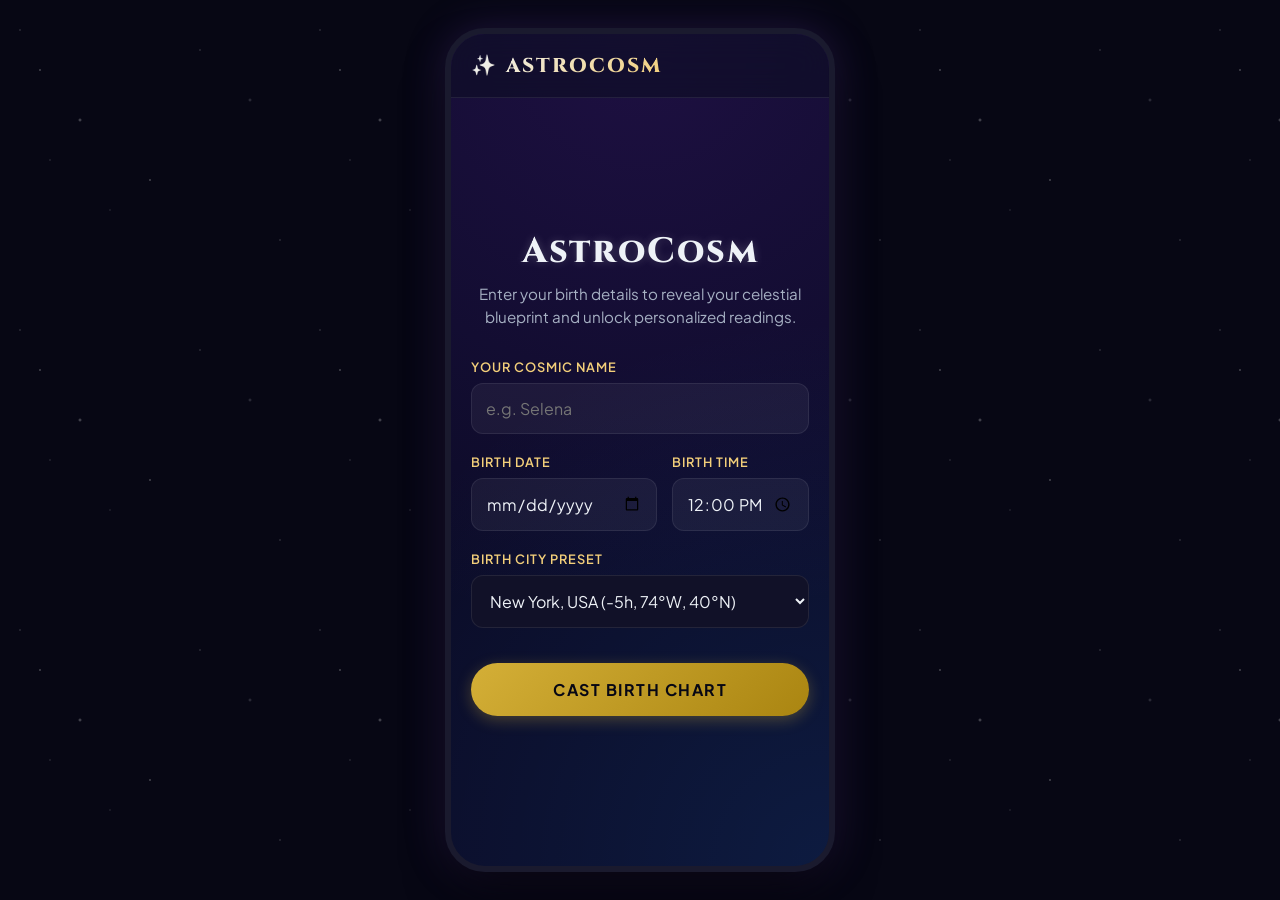
<file: Astrology and AI app/index.html>
<!DOCTYPE html>
<html lang="en">
<head>
  <meta charset="UTF-8">
  <meta name="viewport" content="width=device-width, initial-scale=1.0, maximum-scale=1.0, user-scalable=no">
  <title>AstroCosm — Enter Your Birth Details</title>
  <link rel="stylesheet" href="css/variables.css">
  <link rel="stylesheet" href="css/styles.css">
  <link rel="stylesheet" href="css/components.css">
</head>
<body>

  <div class="phone-container">

    <header class="app-header">
      <div class="app-logo">
        <span>✨</span> ASTROCOSM
      </div>
    </header>

    <main class="app-content" id="main-content-scroll">
      <section class="app-view onboarding-screen active">
        <div class="cosmic-title">AstroCosm</div>
        <div class="cosmic-subtitle">Enter your birth details to reveal your celestial blueprint and unlock personalized readings.</div>

        <form id="onboarding-form" style="width: 100%;">
          <div class="form-group">
            <label for="ob-name">Your Cosmic Name</label>
            <input type="text" id="ob-name" class="cosmic-input" placeholder="e.g. Selena" required>
          </div>

          <div class="row-group">
            <div class="form-group" style="flex: 2;">
              <label for="ob-date">Birth Date</label>
              <input type="date" id="ob-date" class="cosmic-input" required>
            </div>
            <div class="form-group" style="flex: 1;">
              <label for="ob-time">Birth Time</label>
              <input type="time" id="ob-time" class="cosmic-input" value="12:00" required>
            </div>
          </div>

          <div class="form-group">
            <label for="ob-city">Birth City Preset</label>
            <select id="ob-city" class="cosmic-input" style="background: #111128;">
              <option value="custom">-- Custom Coordinates --</option>
              <option value="newyork" selected>New York, USA (-5h, 74°W, 40°N)</option>
              <option value="london">London, UK (0h, 0°W, 51°N)</option>
              <option value="tokyo">Tokyo, Japan (+9h, 139°E, 35°N)</option>
              <option value="mumbai">Mumbai, India (+5.5h, 72°E, 19°N)</option>
              <option value="sydney">Sydney, Australia (+10h, 151°E, 33°S)</option>
            </select>
          </div>

          <div class="row-group" id="custom-coords-row" style="display: none;">
            <div class="form-group">
              <label for="ob-lon">Longitude (deg)</label>
              <input type="number" step="any" id="ob-lon" class="cosmic-input" value="-74.0">
            </div>
            <div class="form-group">
              <label for="ob-lat">Latitude (deg)</label>
              <input type="number" step="any" id="ob-lat" class="cosmic-input" value="40.7">
            </div>
            <div class="form-group">
              <label for="ob-tz">Timezone (GMT Offset)</label>
              <input type="number" step="any" id="ob-tz" class="cosmic-input" value="-5">
            </div>
          </div>

          <button type="submit" class="cosmic-button">Cast Birth Chart</button>
        </form>
      </section>
    </main>

    <!-- No navbar on onboarding -->

  </div>

  <script src="js/astrology.js"></script>
  <script src="js/data.js"></script>
  <script src="js/onboarding.js"></script>
</body>
</html>
</file>
<file: Astrology and AI app/css/variables.css>
@import url('https://fonts.googleapis.com/css2?family=Cinzel:wght@400;600;800&family=Plus+Jakarta+Sans:wght@300;400;500;600;700&display=swap');

:root {
  /* Color Palette */
  --bg-cosmic-dark: #070714;
  --bg-cosmic-deep: #0b0b26;
  --bg-cosmic-nebula: radial-gradient(circle at 50% 0%, rgba(138, 43, 226, 0.15) 0%, rgba(0, 0, 50, 0) 70%),
                        radial-gradient(circle at 100% 100%, rgba(30, 144, 255, 0.12) 0%, rgba(0, 0, 0, 0) 60%);
  
  --color-gold-glow: #f3cf7a;
  --color-gold: #d4af37;
  --color-gold-dark: #aa8511;
  --color-nebula-purple: #9c27b0;
  --color-nebula-violet: #673ab7;
  --color-nebula-pink: #e91e63;
  --color-starlight: #eef2f7;
  --color-starlight-dim: #a6b0c3;
  --color-cosmic-cyan: #00bcd4;
  
  /* Glassmorphism Styles */
  --glass-bg: rgba(15, 15, 38, 0.65);
  --glass-border: rgba(255, 255, 255, 0.08);
  --glass-border-glow: rgba(212, 175, 55, 0.25);
  --glass-shadow: 0 8px 32px 0 rgba(0, 0, 0, 0.37);
  --glass-blur: blur(16px);
  
  /* Fonts */
  --font-display: 'Cinzel', serif;
  --font-body: 'Plus Jakarta Sans', sans-serif;
  
  /* Layout Dimensions */
  --phone-width: 390px;
  --phone-height: 844px;
  --header-height: 64px;
  --nav-height: 72px;
  
  /* Transitions */
  --transition-smooth: all 0.35s cubic-bezier(0.25, 0.8, 0.25, 1);
  --transition-fast: all 0.15s ease;
}
</file>
<file: Astrology and AI app/css/styles.css>
* {
  box-sizing: border-box;
  margin: 0;
  padding: 0;
  -webkit-tap-highlight-color: transparent;
}

body {
  background: var(--bg-cosmic-dark);
  font-family: var(--font-body);
  color: var(--color-starlight);
  display: flex;
  justify-content: center;
  align-items: center;
  min-height: 100vh;
  overflow: hidden;
  position: relative;
}

/* Background Stars Animation */
body::before {
  content: "";
  position: absolute;
  top: 0;
  left: 0;
  right: 0;
  bottom: 0;
  background-image: 
    radial-gradient(1px 1px at 20px 30px, #fff, rgba(0,0,0,0)),
    radial-gradient(1.5px 1.5px at 40px 70px, #fff, rgba(0,0,0,0)),
    radial-gradient(1px 1px at 50px 160px, rgba(255,255,255,0.8), rgba(0,0,0,0)),
    radial-gradient(2px 2px at 80px 120px, #fff, rgba(0,0,0,0)),
    radial-gradient(1px 1px at 110px 210px, rgba(255,255,255,0.7), rgba(0,0,0,0)),
    radial-gradient(1.5px 1.5px at 150px 180px, #fff, rgba(0,0,0,0)),
    radial-gradient(1px 1px at 200px 50px, #fff, rgba(0,0,0,0)),
    radial-gradient(2px 2px at 250px 100px, rgba(255,255,255,0.6), rgba(0,0,0,0)),
    radial-gradient(1px 1px at 280px 240px, #fff, rgba(0,0,0,0));
  background-size: 300px 300px;
  opacity: 0.35;
  pointer-events: none;
  animation: twinkling 8s infinite linear;
}

@keyframes twinkling {
  0% { opacity: 0.3; }
  50% { opacity: 0.55; }
  100% { opacity: 0.3; }
}

/* Main Frame Mock (Phone layout on desktop, full screen on mobile) */
.phone-container {
  width: 100vw;
  height: 100vh;
  max-width: var(--phone-width);
  max-height: var(--phone-height);
  background: var(--bg-cosmic-deep);
  background-image: var(--bg-cosmic-nebula);
  border: 1px solid var(--glass-border);
  box-shadow: var(--glass-shadow);
  border-radius: 40px;
  overflow: hidden;
  position: relative;
  display: flex;
  flex-direction: column;
  transition: var(--transition-smooth);
}

@media (min-width: 500px) {
  .phone-container {
    border: 6px solid #1a1a2e;
    box-shadow: 0 25px 50px -12px rgba(0, 0, 0, 0.7), 0 0 40px rgba(103, 58, 183, 0.25);
  }
}

/* App Header */
.app-header {
  height: var(--header-height);
  background: var(--glass-bg);
  backdrop-filter: var(--glass-blur);
  border-bottom: 1px solid var(--glass-border);
  display: flex;
  align-items: center;
  justify-content: space-between;
  padding: 0 20px;
  z-index: 10;
  position: relative;
}

.app-logo {
  font-family: var(--font-display);
  font-weight: 800;
  font-size: 1.25rem;
  letter-spacing: 2px;
  background: linear-gradient(135deg, var(--color-starlight) 0%, var(--color-gold-glow) 100%);
  -webkit-background-clip: text;
  -webkit-text-fill-color: transparent;
  display: flex;
  align-items: center;
  gap: 8px;
}

.user-quick-profile {
  font-size: 0.8rem;
  background: rgba(255, 255, 255, 0.05);
  padding: 4px 10px;
  border-radius: 20px;
  border: 1px solid var(--glass-border);
  color: var(--color-gold-glow);
  cursor: pointer;
  display: flex;
  align-items: center;
  gap: 6px;
  transition: var(--transition-fast);
}

.user-quick-profile:hover {
  background: rgba(255, 255, 255, 0.1);
  border-color: var(--color-gold);
}

/* Main Scrollable Content Area */
.app-content {
  flex: 1;
  overflow-y: auto;
  overflow-x: hidden;
  position: relative;
  scroll-behavior: smooth;
  padding-bottom: 20px;
}

/* Custom Scrollbar */
.app-content::-webkit-scrollbar {
  width: 4px;
}
.app-content::-webkit-scrollbar-thumb {
  background: rgba(255, 255, 255, 0.1);
  border-radius: 10px;
}

/* Navigation Bar */
.app-navbar {
  height: var(--nav-height);
  background: var(--glass-bg);
  backdrop-filter: var(--glass-blur);
  border-top: 1px solid var(--glass-border);
  display: flex;
  justify-content: space-around;
  align-items: center;
  z-index: 10;
  padding-bottom: 8px; /* For iPhone Home Indicator feel */
}

.nav-item {
  display: flex;
  flex-direction: column;
  align-items: center;
  justify-content: center;
  color: var(--color-starlight-dim);
  text-decoration: none;
  font-size: 0.65rem;
  font-weight: 500;
  gap: 4px;
  cursor: pointer;
  transition: var(--transition-fast);
  width: 20%;
  height: 100%;
}

.nav-item svg {
  width: 22px;
  height: 22px;
  stroke: var(--color-starlight-dim);
  fill: none;
  transition: var(--transition-fast);
}

.nav-item:hover, .nav-item.active {
  color: var(--color-gold-glow);
}

.nav-item.active svg {
  stroke: var(--color-gold-glow);
  filter: drop-shadow(0 0 5px rgba(243, 207, 122, 0.5));
}

/* Screen views */
.app-view {
  display: none;
  width: 100%;
  height: 100%;
  animation: fadeIn 0.4s ease-out forwards;
}

.app-view.active {
  display: flex;
  flex-direction: column;
}

@keyframes fadeIn {
  from { opacity: 0; transform: translateY(8px); }
  to { opacity: 1; transform: translateY(0); }
}

/* Glassmorphism Cards & Panels */
.glass-card {
  background: var(--glass-bg);
  backdrop-filter: var(--glass-blur);
  border: 1px solid var(--glass-border);
  border-radius: 20px;
  padding: 20px;
  margin: 15px;
  box-shadow: var(--glass-shadow);
  transition: var(--transition-smooth);
  position: relative;
}

.glass-card.gold-border {
  border-color: var(--glass-border-glow);
}

.glass-card:hover {
  transform: translateY(-2px);
  box-shadow: 0 12px 40px 0 rgba(0, 0, 0, 0.45);
}
</file>
<file: Astrology and AI app/css/components.css>
/* Onboarding Screen & Forms */
.onboarding-screen {
  display: flex;
  flex-direction: column;
  justify-content: center;
  align-items: center;
  height: 100%;
  padding: 30px 20px;
  text-align: center;
  overflow-y: auto;
}

.cosmic-title {
  font-family: var(--font-display);
  font-size: 2.2rem;
  font-weight: 800;
  margin-bottom: 8px;
  color: var(--color-starlight);
  letter-spacing: 2px;
  text-shadow: 0 0 10px rgba(255, 255, 255, 0.2);
}

.cosmic-subtitle {
  color: var(--color-starlight-dim);
  font-size: 0.95rem;
  margin-bottom: 30px;
  line-height: 1.5;
}

.form-group {
  width: 100%;
  margin-bottom: 20px;
  text-align: left;
}

.form-group label {
  display: block;
  font-size: 0.8rem;
  font-weight: 600;
  letter-spacing: 1px;
  text-transform: uppercase;
  color: var(--color-gold-glow);
  margin-bottom: 8px;
}

.cosmic-input {
  width: 100%;
  background: rgba(255, 255, 255, 0.05);
  border: 1px solid var(--glass-border);
  border-radius: 12px;
  padding: 14px;
  color: var(--color-starlight);
  font-family: var(--font-body);
  font-size: 1rem;
  outline: none;
  transition: var(--transition-fast);
}

.cosmic-input:focus {
  background: rgba(255, 255, 255, 0.1);
  border-color: var(--color-gold);
  box-shadow: 0 0 8px rgba(212, 175, 55, 0.2);
}

.row-group {
  display: flex;
  gap: 15px;
  width: 100%;
}

.cosmic-button {
  background: linear-gradient(135deg, var(--color-gold) 0%, var(--color-gold-dark) 100%);
  color: #070714;
  font-family: var(--font-body);
  font-weight: 700;
  font-size: 1rem;
  text-transform: uppercase;
  letter-spacing: 1.5px;
  padding: 16px 32px;
  border: none;
  border-radius: 30px;
  cursor: pointer;
  width: 100%;
  margin-top: 15px;
  box-shadow: 0 4px 15px rgba(212, 175, 55, 0.3);
  transition: var(--transition-smooth);
}

.cosmic-button:hover {
  transform: translateY(-2px);
  box-shadow: 0 6px 20px rgba(212, 175, 55, 0.5);
}

.cosmic-button:active {
  transform: translateY(1px);
}

/* Horoscope Feed Dashboard */
.dashboard-hero {
  padding: 25px 20px 15px;
  display: flex;
  flex-direction: column;
  align-items: center;
  position: relative;
}

.zodiac-badge-large {
  width: 110px;
  height: 110px;
  border-radius: 50%;
  background: radial-gradient(circle, rgba(103, 58, 183, 0.3) 0%, rgba(7, 7, 20, 0.8) 100%);
  border: 2px solid var(--color-gold);
  display: flex;
  justify-content: center;
  align-items: center;
  font-size: 3rem;
  color: var(--color-gold-glow);
  box-shadow: 0 0 25px rgba(212, 175, 55, 0.25);
  margin-bottom: 15px;
  position: relative;
}

.zodiac-badge-large::after {
  content: "";
  position: absolute;
  top: -6px; left: -6px; right: -6px; bottom: -6px;
  border-radius: 50%;
  border: 1px dashed rgba(255, 255, 255, 0.2);
  animation: spin 60s infinite linear;
}

@keyframes spin {
  100% { transform: rotate(360deg); }
}

.user-astro-summary {
  display: flex;
  justify-content: center;
  gap: 10px;
  margin-top: 10px;
  width: 100%;
}

.astro-chip {
  background: rgba(255, 255, 255, 0.05);
  border: 1px solid var(--glass-border);
  padding: 6px 12px;
  border-radius: 15px;
  font-size: 0.75rem;
  display: flex;
  align-items: center;
  gap: 6px;
}

.astro-chip .chip-label {
  color: var(--color-starlight-dim);
}

.astro-chip .chip-value {
  color: var(--color-gold-glow);
  font-weight: 600;
}

/* Tabs Switcher */
.tab-container {
  display: flex;
  background: rgba(255, 255, 255, 0.03);
  border: 1px solid var(--glass-border);
  border-radius: 12px;
  margin: 15px;
  padding: 4px;
}

.tab-btn {
  flex: 1;
  background: transparent;
  border: none;
  color: var(--color-starlight-dim);
  font-family: var(--font-body);
  font-size: 0.85rem;
  font-weight: 600;
  padding: 10px 0;
  border-radius: 8px;
  cursor: pointer;
  transition: var(--transition-fast);
}

.tab-btn.active {
  background: rgba(255, 255, 255, 0.08);
  color: var(--color-starlight);
  border: 1px solid rgba(255, 255, 255, 0.05);
}

/* Horoscope Content Cards */
.horoscope-card {
  margin-top: 10px;
}

.horoscope-meta {
  display: flex;
  justify-content: space-between;
  align-items: center;
  margin-bottom: 15px;
  border-bottom: 1px solid var(--glass-border);
  padding-bottom: 10px;
}

.horoscope-period {
  font-family: var(--font-display);
  font-size: 1.1rem;
  color: var(--color-gold-glow);
  letter-spacing: 1px;
}

.horoscope-date {
  font-size: 0.75rem;
  color: var(--color-starlight-dim);
}

.horoscope-text {
  font-size: 0.9rem;
  line-height: 1.6;
  color: var(--color-starlight);
  text-align: justify;
}

.horoscope-dimensions {
  margin-top: 20px;
  display: flex;
  flex-direction: column;
  gap: 15px;
}

.dimension-row {
  display: flex;
  align-items: center;
  gap: 12px;
}

.dimension-label {
  width: 70px;
  font-size: 0.8rem;
  color: var(--color-starlight-dim);
  font-weight: 500;
}

.dimension-bar-bg {
  flex: 1;
  height: 6px;
  background: rgba(255, 255, 255, 0.05);
  border-radius: 3px;
  overflow: hidden;
}

.dimension-bar-fill {
  height: 100%;
  border-radius: 3px;
  background: linear-gradient(90deg, var(--color-nebula-violet) 0%, var(--color-gold-glow) 100%);
  width: 0%; /* Animate via JS */
  transition: width 1s ease-out;
}

.dimension-value {
  width: 35px;
  text-align: right;
  font-size: 0.8rem;
  font-weight: 600;
  color: var(--color-gold-glow);
}

/* Birth Chart Panel & Wheel SVG */
.chart-container-wrapper {
  display: flex;
  flex-direction: column;
  align-items: center;
  padding: 10px 0;
}

.zodiac-wheel-svg {
  width: 100%;
  max-width: 320px;
  height: auto;
  filter: drop-shadow(0 0 15px rgba(103, 58, 183, 0.2));
}

/* Interactive SVG aspects */
.wheel-house-line {
  stroke: rgba(255, 255, 255, 0.1);
  stroke-width: 1;
}

.wheel-planet-point {
  cursor: pointer;
  transition: var(--transition-fast);
}

.wheel-planet-point:hover {
  filter: drop-shadow(0 0 8px var(--color-gold));
}

.wheel-aspect-line {
  stroke-dasharray: 4 2;
  stroke-width: 1;
  opacity: 0.45;
  transition: var(--transition-fast);
}

.wheel-aspect-line.trine { stroke: var(--color-cosmic-cyan); opacity: 0.75; }
.wheel-aspect-line.conjunction { stroke: var(--color-gold-glow); opacity: 0.85; }
.wheel-aspect-line.opposition { stroke: var(--color-nebula-pink); opacity: 0.75; }
.wheel-aspect-line.square { stroke: #ff9800; opacity: 0.75; }
.wheel-aspect-line.sextile { stroke: #4caf50; opacity: 0.75; }

.wheel-aspect-line:hover {
  stroke-width: 2.5;
  opacity: 1;
  cursor: pointer;
}

/* Legend details */
.chart-details-panel {
  width: 100%;
}

.chart-section-title {
  font-family: var(--font-display);
  font-size: 1.1rem;
  color: var(--color-starlight);
  margin: 15px 15px 5px;
  letter-spacing: 1px;
}

.placement-list {
  display: flex;
  flex-direction: column;
  gap: 10px;
  padding: 0 15px;
}

.placement-item {
  display: flex;
  justify-content: space-between;
  align-items: center;
  background: rgba(255, 255, 255, 0.02);
  border: 1px solid var(--glass-border);
  padding: 12px 16px;
  border-radius: 14px;
  cursor: pointer;
  transition: var(--transition-fast);
}

.placement-item:hover {
  background: rgba(255, 255, 255, 0.05);
  border-color: rgba(212, 175, 55, 0.3);
}

.placement-item-left {
  display: flex;
  align-items: center;
  gap: 12px;
}

.planet-symbol {
  font-size: 1.25rem;
  color: var(--color-gold-glow);
  width: 24px;
  text-align: center;
}

.planet-name {
  font-weight: 600;
  font-size: 0.85rem;
}

.planet-house {
  font-size: 0.75rem;
  color: var(--color-starlight-dim);
}

.placement-item-right {
  text-align: right;
}

.sign-name {
  font-weight: 500;
  font-size: 0.85rem;
  color: var(--color-gold-glow);
}

.sign-degree {
  font-size: 0.7rem;
  color: var(--color-starlight-dim);
}

/* Modal Popup details */
.cosmic-modal {
  position: absolute;
  top: 0; left: 0; right: 0; bottom: 0;
  background: rgba(4, 4, 15, 0.85);
  backdrop-filter: blur(12px);
  z-index: 100;
  display: none;
  justify-content: center;
  align-items: center;
  padding: 20px;
}

.modal-content {
  background: var(--bg-cosmic-deep);
  border: 1px solid var(--color-gold);
  border-radius: 24px;
  width: 100%;
  max-width: 340px;
  padding: 25px;
  box-shadow: 0 10px 40px rgba(0, 0, 0, 0.8);
  position: relative;
  text-align: center;
}

.modal-close-btn {
  position: absolute;
  top: 15px; right: 15px;
  background: transparent;
  border: none;
  color: var(--color-starlight-dim);
  font-size: 1.5rem;
  cursor: pointer;
}

.modal-header-symbol {
  font-size: 2.5rem;
  color: var(--color-gold-glow);
  margin-bottom: 10px;
}

.modal-title {
  font-family: var(--font-display);
  font-size: 1.3rem;
  margin-bottom: 12px;
  color: var(--color-starlight);
}

.modal-body {
  font-size: 0.85rem;
  line-height: 1.5;
  color: var(--color-starlight-dim);
  max-height: 250px;
  overflow-y: auto;
  padding-right: 5px;
  text-align: justify;
}

/* Compatibility view */
.compatibility-screen {
  overflow-y: auto;
  height: 100%;
}

.comp-header {
  text-align: center;
  padding: 20px 15px 5px;
}

.comp-avatars {
  display: flex;
  justify-content: center;
  align-items: center;
  gap: 15px;
  margin: 15px 0;
}

.comp-avatar-circle {
  width: 65px;
  height: 65px;
  border-radius: 50%;
  background: rgba(255, 255, 255, 0.05);
  border: 1.5px solid var(--glass-border);
  display: flex;
  justify-content: center;
  align-items: center;
  font-size: 1.8rem;
  color: var(--color-starlight);
}

.comp-avatar-circle.gold {
  border-color: var(--color-gold);
  color: var(--color-gold-glow);
  box-shadow: 0 0 15px rgba(212, 175, 55, 0.15);
}

.comp-connection-heart {
  font-size: 1.5rem;
  color: var(--color-nebula-pink);
  animation: pulse 1.8s infinite ease-in-out;
}

@keyframes pulse {
  0% { transform: scale(1); opacity: 0.7; }
  50% { transform: scale(1.2); opacity: 1; filter: drop-shadow(0 0 5px rgba(233, 30, 99, 0.5)); }
  100% { transform: scale(1); opacity: 0.7; }
}

.comp-score-ring {
  position: relative;
  width: 140px;
  height: 140px;
  margin: 0 auto 20px;
}

.svg-ring-circle {
  transform: rotate(-90deg);
  transform-origin: 50% 50%;
  transition: stroke-dashoffset 1s ease-out;
}

.comp-score-text {
  position: absolute;
  top: 50%; left: 50%;
  transform: translate(-50%, -50%);
  text-align: center;
}

.comp-score-percent {
  font-family: var(--font-display);
  font-size: 2.2rem;
  font-weight: 800;
  color: var(--color-starlight);
}

.comp-score-label {
  font-size: 0.65rem;
  text-transform: uppercase;
  letter-spacing: 1px;
  color: var(--color-starlight-dim);
}

/* AI Chat Room */
.chat-view-container {
  display: flex;
  flex-direction: column;
  height: 100%;
}

.chat-history {
  flex: 1;
  padding: 15px;
  overflow-y: auto;
  display: flex;
  flex-direction: column;
  gap: 12px;
}

.chat-bubble {
  max-width: 80%;
  padding: 12px 16px;
  border-radius: 18px;
  font-size: 0.85rem;
  line-height: 1.45;
  position: relative;
  animation: messageIn 0.3s ease-out forwards;
}

@keyframes messageIn {
  from { opacity: 0; transform: translateY(10px); }
  to { opacity: 1; transform: translateY(0); }
}

.chat-bubble.user {
  background: var(--color-nebula-violet);
  color: var(--color-starlight);
  align-self: flex-end;
  border-bottom-right-radius: 4px;
  box-shadow: 0 4px 10px rgba(103, 58, 183, 0.2);
}

.chat-bubble.ai {
  background: rgba(255, 255, 255, 0.05);
  border: 1px solid var(--glass-border);
  color: var(--color-starlight);
  align-self: flex-start;
  border-bottom-left-radius: 4px;
}

.chat-bubble.ai p {
  margin-bottom: 6px;
}

.chat-bubble.ai p:last-child {
  margin-bottom: 0;
}

.chat-bubble.ai strong {
  color: var(--color-gold-glow);
}

.typing-indicator {
  display: flex;
  gap: 4px;
  padding: 10px 15px;
  align-self: flex-start;
}

.typing-indicator span {
  width: 6px;
  height: 6px;
  background: var(--color-starlight-dim);
  border-radius: 50%;
  animation: blink 1.4s infinite both;
}

.typing-indicator span:nth-child(2) { animation-delay: .2s; }
.typing-indicator span:nth-child(3) { animation-delay: .4s; }

@keyframes blink {
  0% { opacity: .2; }
  20% { opacity: 1; }
  100% { opacity: .2; }
}

.chat-suggestions {
  display: flex;
  gap: 8px;
  overflow-x: auto;
  padding: 8px 15px;
  scrollbar-width: none;
}

.chat-suggestions::-webkit-scrollbar {
  display: none;
}

.suggestion-pill {
  flex-shrink: 0;
  background: rgba(255, 255, 255, 0.03);
  border: 1px solid var(--glass-border);
  color: var(--color-starlight-dim);
  padding: 8px 14px;
  border-radius: 20px;
  font-size: 0.75rem;
  font-weight: 500;
  cursor: pointer;
  transition: var(--transition-fast);
}

.suggestion-pill:hover {
  background: rgba(255, 255, 255, 0.08);
  color: var(--color-gold-glow);
  border-color: var(--color-gold-glow);
}

.chat-input-bar {
  display: flex;
  gap: 10px;
  padding: 12px 15px;
  background: rgba(15, 15, 38, 0.8);
  border-top: 1px solid var(--glass-border);
}

.chat-input {
  flex: 1;
  background: rgba(255, 255, 255, 0.05);
  border: 1px solid var(--glass-border);
  border-radius: 20px;
  padding: 10px 16px;
  color: var(--color-starlight);
  font-family: var(--font-body);
  font-size: 0.85rem;
  outline: none;
  transition: var(--transition-fast);
}

.chat-input:focus {
  border-color: var(--color-gold-glow);
}

.chat-send-btn {
  background: linear-gradient(135deg, var(--color-gold) 0%, var(--color-gold-dark) 100%);
  border: none;
  width: 36px;
  height: 36px;
  border-radius: 50%;
  display: flex;
  justify-content: center;
  align-items: center;
  cursor: pointer;
  transition: var(--transition-fast);
}

.chat-send-btn svg {
  width: 16px;
  height: 16px;
  stroke: #070714;
  fill: none;
}

.chat-send-btn:hover {
  transform: scale(1.05);
  box-shadow: 0 0 8px rgba(212, 175, 55, 0.4);
}

/* =============================================
   Tarot Screen Styles
   ============================================= */

.tarot-board-wrapper {
  display: flex;
  justify-content: center;
  align-items: flex-end;
  min-height: 160px;
  padding: 10px 15px 0;
  position: relative;
}

.tarot-card-deck {
  position: relative;
  width: 100%;
  height: 140px;
  display: flex;
  justify-content: center;
  align-items: flex-end;
}

.tarot-card-back {
  position: absolute;
  bottom: 0;
  width: 52px;
  height: 88px;
  border-radius: 8px;
  background: linear-gradient(135deg, var(--color-nebula-violet) 0%, var(--color-nebula-purple) 100%);
  border: 1.5px solid rgba(255, 255, 255, 0.15);
  display: flex;
  flex-direction: column;
  justify-content: center;
  align-items: center;
  cursor: pointer;
  transform-origin: bottom center;
  transform: rotate(var(--card-angle, 0deg));
  transition: transform 0.2s ease, filter 0.2s ease;
  box-shadow: 0 4px 12px rgba(0, 0, 0, 0.4);
}

.tarot-card-back:hover {
  filter: brightness(1.3) drop-shadow(0 0 8px rgba(212, 175, 55, 0.5));
  transform: rotate(var(--card-angle, 0deg)) translateY(-10px);
  z-index: 10;
}

.tarot-card-back.selected {
  background: linear-gradient(135deg, var(--color-gold-dark) 0%, var(--color-gold) 100%);
  border-color: var(--color-gold);
  transform: rotate(0deg) translateY(-20px);
  z-index: 20;
  cursor: default;
}

.tarot-card-back-symbol {
  font-size: 1.4rem;
  color: rgba(255, 255, 255, 0.3);
}

.tarot-card-face-symbol {
  font-size: 1.6rem;
  margin-bottom: 4px;
}

.tarot-card-face-name {
  font-size: 0.5rem;
  font-weight: 700;
  text-align: center;
  color: #070714;
  letter-spacing: 0.5px;
  padding: 0 4px;
  line-height: 1.2;
}

.tarot-slots-label {
  display: flex;
  justify-content: space-around;
  padding: 8px 15px 0;
}

.tarot-slot-title {
  font-size: 0.7rem;
  text-transform: uppercase;
  letter-spacing: 1px;
  color: var(--color-starlight-dim);
  font-weight: 600;
}

.tarot-reading-card {
  margin-top: 20px;
}

/* =============================================
   Astraea Chat — full-height layout fix
   ============================================= */

.app-content.chat-view-container {
  display: flex;
  flex-direction: column;
  overflow: hidden;
  padding-bottom: 0;
}

.app-content.chat-view-container .chat-history {
  flex: 1;
  overflow-y: auto;
}
</file>
